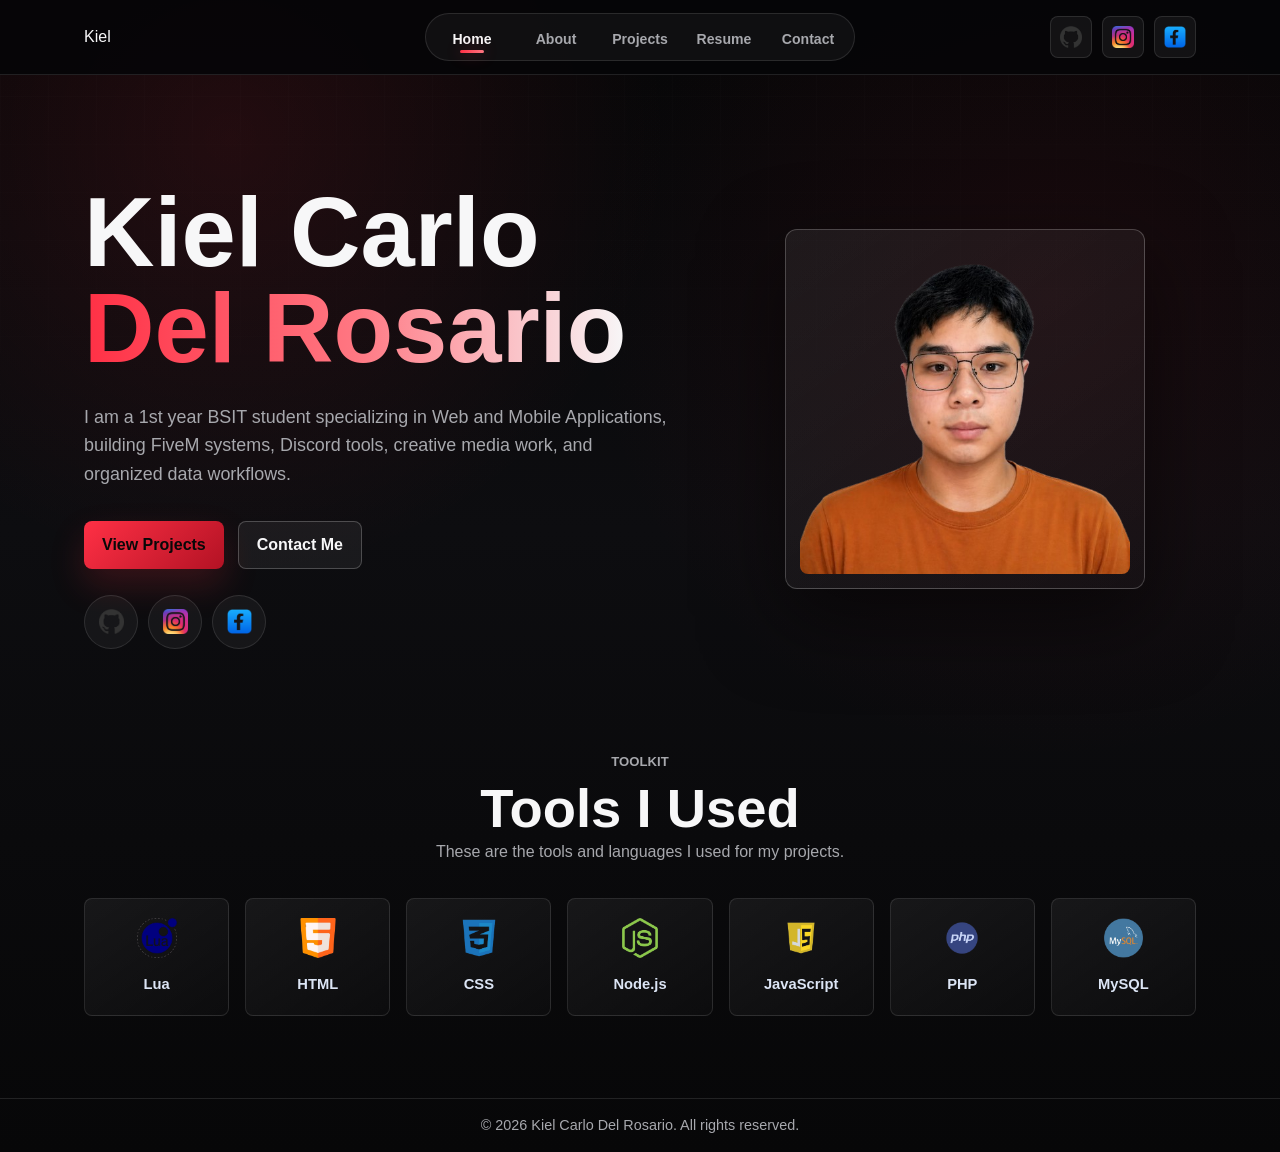
<file: index.html>
<!DOCTYPE html>
<html lang="en">
<head>
    <meta charset="UTF-8">
    <meta name="viewport" content="width=device-width, initial-scale=1.0">
    <meta name="description" content="Portfolio of Kiel Carlo Del Rosario.">
    <title> Home | Kiel Carlo Del Rosario</title>
    <link rel="icon" type="image/png" href="images/icons/favicon.png">
    <link rel="stylesheet" href="style.css">
    <script>
        (function () {
            var shouldSkipLoader = false;

            try {
                shouldSkipLoader = sessionStorage.getItem('portfolioSkipLoader') === '1';
                sessionStorage.removeItem('portfolioSkipLoader');
            } catch (error) {
            }

            try {
                if (!shouldSkipLoader && document.referrer) {
                    var previousPage = new URL(document.referrer);
                    shouldSkipLoader = previousPage.origin === window.location.origin;
                }
            } catch (error) {
            }

            if (!shouldSkipLoader) {
                document.documentElement.classList.add('show-loader');
            }
        }());
    </script>
    <script src="script.js" defer></script>
</head>
<body>
    <header class="site-header">
        <nav class="nav">
           <a class="logo" href="index.html">Kiel</a>
            <!-- <a class="logo" href="/">Kiel</a> -->


            <input class="nav-toggle" type="checkbox" id="nav-toggle">
            <label class="nav-button" for="nav-toggle" aria-label="Open navigation">
                <span></span>
                <span></span>
                <span></span>
            </label>

            <!-- <ul class="nav-links">
                <li><a href="/" aria-current="page">Home</a></li>
                <li><a href="/about">About</a></li>
                <li><a href="/projects">Projects</a></li>
                <li><a href="/resume">Resume</a></li>
                <li><a href="/contact">Contact</a></li>
            </ul> -->

            <ul class="nav-links">
                <li><a href="index.html" aria-current="page">Home</a></li>
                <li><a href="about.html">About</a></li>
                <li><a href="projects.html">Projects</a></li>
                <li><a href="resume.html">Resume</a></li>
                <li><a href="contact.html">Contact</a></li>
            </ul>

            <div class="nav-socials" aria-label="Social links">
                <a href="https://github.com/Kiieel" target="_blank" rel="noopener" aria-label="GitHub">
                    <img src="images/icons/github-icon.png" alt="">
                </a>
                <a href="https://www.instagram.com/kiel_carlo/" target="_blank" rel="noopener" aria-label="Instagram">
                    <img src="images/icons/ig-icon.png" alt="">
                </a>
                <a href="https://www.facebook.com/KielCarlo8" target="_blank" rel="noopener" aria-label="Facebook">
                    <img src="images/icons/facebook-icon.png" alt="">
                </a>
            </div>
        </nav>
    </header>

    <main>
        <section class="hero" id="home">
            <div class="hero-copy">
                <h1>Kiel Carlo <span>Del Rosario</span></h1>
                <p class="hero-text">
                    I am a 1st year BSIT student specializing in Web and Mobile Applications,
                    building FiveM systems, Discord tools, creative media work, and organized data workflows.
                </p>

                <div class="hero-actions">
                    <a class="primary-button" href="projects.html">View Projects</a>
                    <a class="secondary-button" href="contact.html">Contact Me</a>
                    <!-- <a class="primary-button" href="/projects">View Projects</a>
                    <a class="secondary-button" href="/contact">Contact Me</a> -->
                </div>

                <div class="social-row" aria-label="Social media profiles">
                    <a href="https://github.com/Kiieel" target="_blank" rel="noopener" aria-label="GitHub"><img src="images/icons/github-icon.png" alt=""></a>
                    <a href="https://www.instagram.com/kiel_carlo/" target="_blank" rel="noopener" aria-label="Instagram"><img src="images/icons/ig-icon.png" alt=""></a>
                    <a href="https://www.facebook.com/KielCarlo8" target="_blank" rel="noopener" aria-label="Facebook"><img src="images/icons/facebook-icon.png" alt=""></a>
                </div>
</div>

            <aside class="photo-panel" aria-label="Profile photo">
                <div class="photo-frame">
                    <img src="images/formal-photo.png">
                </div>
            </aside>
        </section>

        <section class="section toolkit-section" id="skills">
            <div class="section-heading centered">
                <p class="eyebrow">Toolkit</p>
                <h2>Tools I Used</h2>
                <p>These are the tools and languages I used for my projects.</p>
            </div>

            <div class="stack-grid">
                <span><img src="images/icons/lua-icon.png" alt="Lua logo">Lua</span>
                <span><img src="images/icons/html-icon.png" alt="HTML logo">HTML</span>
                <span><img src="images/icons/css-icon.png" alt="CSS logo">CSS</span>
                <span><img src="images/icons/node-icon.png" alt="Node.js logo">Node.js</span>
                <span><img src="images/icons/java-icon.png" alt="JavaScript logo">JavaScript</span>
                <span><img src="images/icons/php-icon.png" alt="PHP logo">PHP</span>
                <span><img src="images/icons/mysql-icon.png" alt="MySQL logo">MySQL</span>
            </div>
        </section>
    </main>


    <footer class="footer">
        <p>© 2026 Kiel Carlo Del Rosario. All rights reserved.</p>
    </footer>
</body>
</html>
</file>
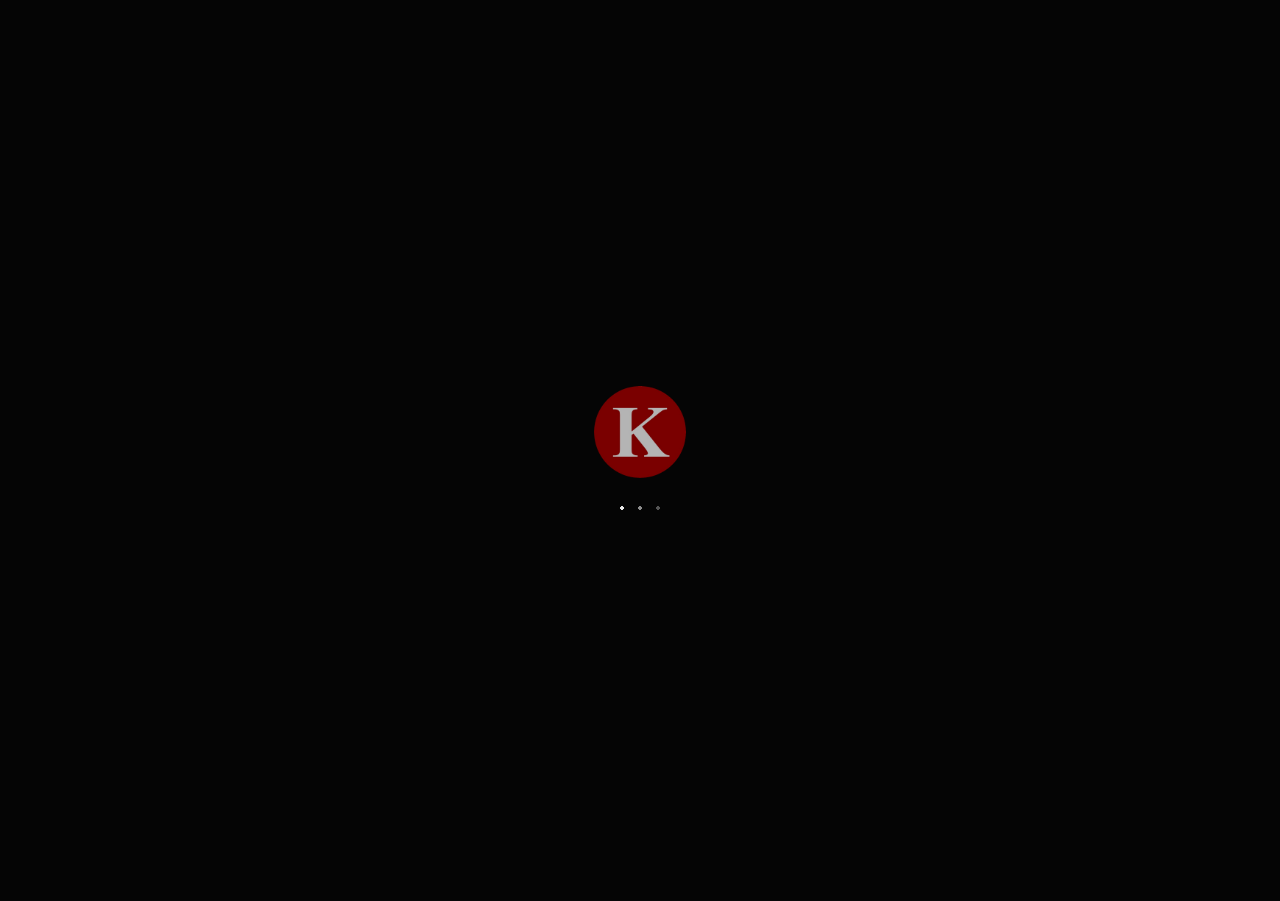
<file: about.html>
<!DOCTYPE html>
<html lang="en">
<head>
    <meta charset="UTF-8">
    <meta name="viewport" content="width=device-width, initial-scale=1.0">
    <meta name="description" content="Learn about Kiel Carlo Del Rosario.">
    <title>About | Kiel Carlo Del Rosario</title>
    <link rel="icon" type="image/png" href="images/icons/favicon.png">
    <link rel="stylesheet" href="style.css">

    <script src="script.js" defer></script>
    <script>
        (function () {
            var shouldSkipLoader = false;

            try {
                shouldSkipLoader = sessionStorage.getItem('portfolioSkipLoader') === '1';
                sessionStorage.removeItem('portfolioSkipLoader');
            } catch (error) {
            }

            try {
                if (!shouldSkipLoader && document.referrer) {
                    var previousPage = new URL(document.referrer);
                    shouldSkipLoader = previousPage.origin === window.location.origin;
                }
            } catch (error) {
            }

            if (!shouldSkipLoader) {
                document.documentElement.classList.add('show-loader');
            }
        }());
    </script>
</head>
<body>
    <header class="site-header">
        <nav class="nav">
           <a class="logo" href="index.html">Kiel</a>
            <!-- <a class="logo" href="/">Kiel</a> -->

            <input class="nav-toggle" type="checkbox" id="nav-toggle">
            <label class="nav-button" for="nav-toggle" aria-label="Open navigation">
                <span></span>
                <span></span>
                <span></span>
            </label>

            <!-- <ul class="nav-links">
                <li><a href="/">Home</a></li>
                <li><a href="/about" aria-current="page">About</a></li>
                <li><a href="/projects">Projects</a></li>
                <li><a href="/resume">Resume</a></li>
                <li><a href="/contact">Contact</a></li>
            </ul> -->

            <ul class="nav-links">
                <li><a href="index.html">Home</a></li>
                <li><a href="about.html" aria-current="page">About</a></li>
                <li><a href="projects.html">Projects</a></li>
                <li><a href="resume.html">Resume</a></li>
                <li><a href="contact.html">Contact</a></li>
            </ul>

            <div class="nav-socials" aria-label="Social links">
                <a href="https://github.com/Kiieel" target="_blank" rel="noopener" aria-label="GitHub">
                    <img src="images/icons/github-icon.png" alt="">
                </a>
                <a href="https://www.instagram.com/kiel_carlo/" target="_blank" rel="noopener" aria-label="Instagram">
                    <img src="images/icons/ig-icon.png" alt="">
                </a>
                <a href="https://www.facebook.com/KielCarlo8" target="_blank" rel="noopener" aria-label="Facebook">
                    <img src="images/icons/facebook-icon.png" alt="">
                </a>
            </div>
        </nav>
    </header>

    <main class="page-main">
        <section class="page-hero section">
            <p class="eyebrow">About Me</p>
            <h1>A student developer and creative operator learning through practical work.</h1>
            <p>I work with FiveM systems, Discord communities, web concepts, photography, drone operation, and organized data tasks.</p>
        </section>

        <section class="section about">
            <div class="about-layout">
                <article class="about-card large-card">
                    <h3>Background</h3>
                    <p>
                        I am Kiel Carlo Del Rosario, a 1st year Bachelor of Science in Information Technology student at FEU Tech. I graduated from the STEM strand and continue to build my skills through academic work, community projects, and hands-on digital systems.
                    </p>
                </article>
                <article class="about-card">
                    <h3>Experience</h3>
                    <p>FiveM server administration, Discord moderation, data encoding, photography, drone operation, and practical web/mobile app concepts.</p>
                </article>
                <article class="about-card">
                    <h3>Strengths</h3>
                    <p>Responsible, easy-going, problem-solving focused, technically curious, and comfortable working with teams and communities.</p>
                </article>
            </div>
        </section>
    </main>


    <footer class="footer">
        <p>© 2026 Kiel Carlo Del Rosario. All rights reserved.</p>
    </footer>
</body>
</html>
</file>
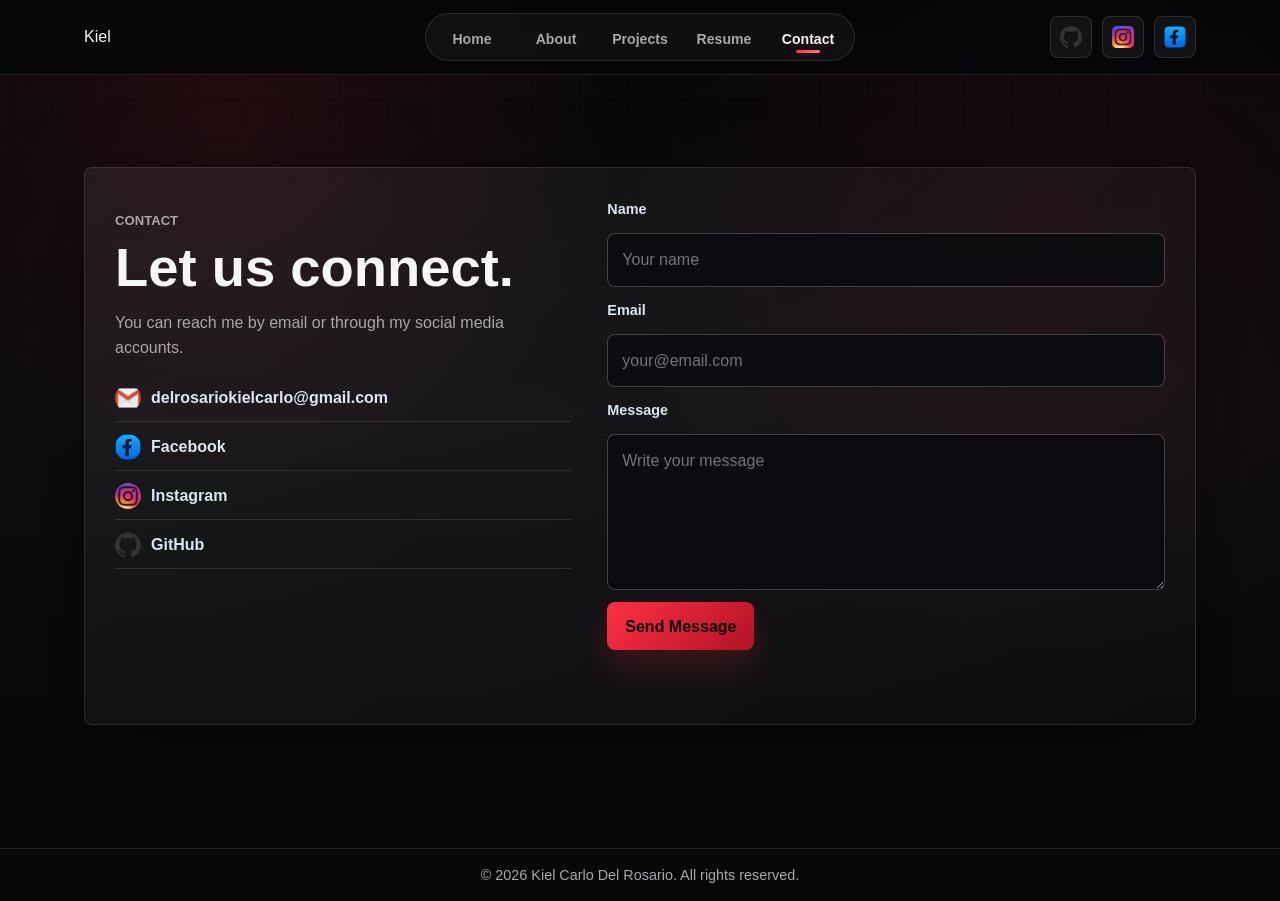
<file: contact.html>
<!DOCTYPE html>
<html lang="en">
<head>
    <meta charset="UTF-8">
    <meta name="viewport" content="width=device-width, initial-scale=1.0">
    <meta name="description" content="Contact Kiel Carlo Del Rosario by email, Facebook, Instagram, or GitHub.">
    <title>Contact | Kiel Carlo Del Rosario</title>
    <link rel="icon" type="image/png" href="images/icons/favicon.png">
    <link rel="stylesheet" href="style.css">

    <script src="script.js" defer></script>
    <script>
        (function () {
            var shouldSkipLoader = false;

            try {
                shouldSkipLoader = sessionStorage.getItem('portfolioSkipLoader') === '1';
                sessionStorage.removeItem('portfolioSkipLoader');
            } catch (error) {
            }

            try {
                if (!shouldSkipLoader && document.referrer) {
                    var previousPage = new URL(document.referrer);
                    shouldSkipLoader = previousPage.origin === window.location.origin;
                }
            } catch (error) {
            }

            if (!shouldSkipLoader) {
                document.documentElement.classList.add('show-loader');
            }
        }());
    </script>
</head>
<body>
    <header class="site-header">
        <nav class="nav">
            <a class="logo" href="index.html">Kiel</a>
            <!-- <a class="logo" href="/">Kiel</a> -->

            <input class="nav-toggle" type="checkbox" id="nav-toggle">
            <label class="nav-button" for="nav-toggle" aria-label="Open navigation">
                <span></span>
                <span></span>
                <span></span>
            </label>

            <!-- <ul class="nav-links">
                <li><a href="/">Home</a></li>
                <li><a href="/about">About</a></li>
                <li><a href="/projects">Projects</a></li>
                <li><a href="/resume">Resume</a></li>
                <li><a href="/contact" aria-current="page">Contact</a></li>
            </ul> -->

            <ul class="nav-links">
                <li><a href="index.html">Home</a></li>
                <li><a href="about.html">About</a></li>
                <li><a href="projects.html">Projects</a></li>
                <li><a href="resume.html">Resume</a></li>
                <li><a href="contact.html" aria-current="page">Contact</a></li>
            </ul>

            <div class="nav-socials" aria-label="Social links">
                <a href="https://github.com/Kiieel" target="_blank" rel="noopener" aria-label="GitHub">
                    <img src="images/icons/github-icon.png" alt="">
                </a>
                <a href="https://www.instagram.com/kiel_carlo/" target="_blank" rel="noopener" aria-label="Instagram">
                    <img src="images/icons/ig-icon.png" alt="">
                </a>
                <a href="https://www.facebook.com/KielCarlo8" target="_blank" rel="noopener" aria-label="Facebook">
                    <img src="images/icons/facebook-icon.png" alt="">
                </a>
            </div>
        </nav>
    </header>

    <main class="page-main">
        <section class="section contact contact-page">
            <div class="contact-card">
                <div>
                    <p class="eyebrow">Contact</p>
                    <h1>Let us connect.</h1>
                    <p>You can reach me by email or through my social media accounts.</p>
                    <div class="contact-links">
                        <a href="mailto:delrosariokielcarlo@gmail.com">
                            <img src="images/icons/gmail-icon.png" alt="Gmail icon">
                            delrosariokielcarlo@gmail.com
                        </a>
                        <a href="https://www.facebook.com/KielCarlo8" target="_blank" rel="noopener">
                            <img src="images/icons/facebook-icon.png" alt="">
                            Facebook
                        </a>
                        <a href="https://www.instagram.com/kiel_carlo/" target="_blank" rel="noopener">
                            <img src="images/icons/ig-icon.png" alt="">
                            Instagram
                        </a>
                        <a href="https://github.com/Kiieel" target="_blank" rel="noopener">
                            <img src="images/icons/github-icon.png" alt="">
                            GitHub
                        </a>
                    </div>
                </div>

                <form id="contact-form" class="contact-form" action="https://api.web3forms.com/submit" method="POST">
                    <input type="hidden" name="access_key" value="34cc6edd-2e76-444b-b0a5-cb0fca90d91c">
                    <input type="hidden" name="subject" value="New portfolio message from Kiel Portfolio">
                    <input type="checkbox" name="botcheck" class="hidden-field" tabindex="-1" autocomplete="off">

                    <label for="name">Name</label>
                    <input id="name" name="name" type="text" placeholder="Your name" required>

                    <label for="email">Email</label>
                    <input id="email" name="email" type="email" placeholder="your@email.com" required>

                    <label for="message">Message</label>
                    <textarea id="message" name="message" rows="5" placeholder="Write your message" required></textarea>

                    <button type="submit">Send Message</button>
                    <p class="form-status" id="form-status" role="status"></p>
                </form>
            </div>
        </section>
    </main>


    <footer class="footer">
        <p>© 2026 Kiel Carlo Del Rosario. All rights reserved.</p>
    </footer>
</body>
</html>
</file>
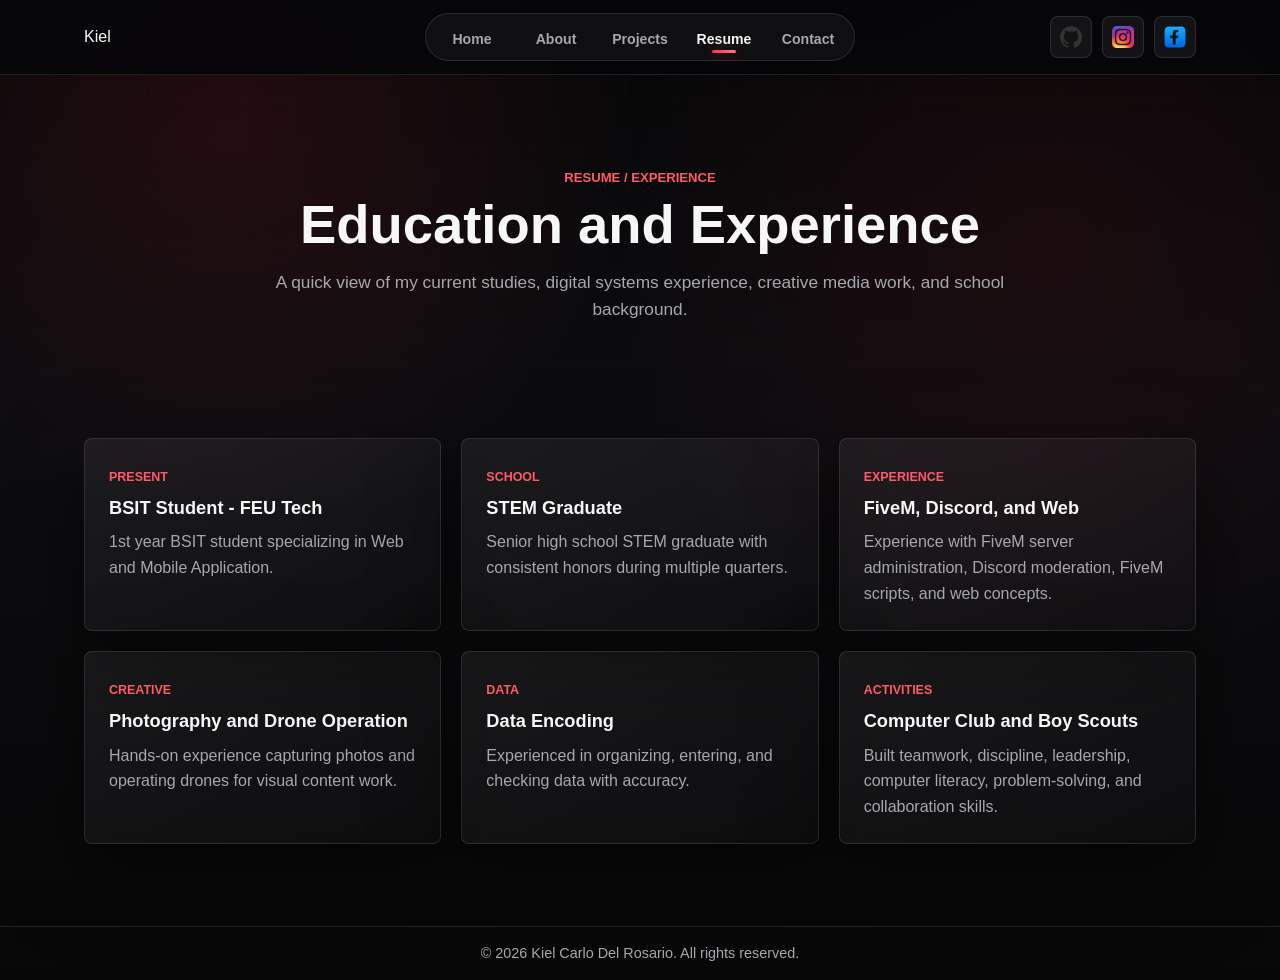
<file: resume.html>
<!DOCTYPE html>
<html lang="en">
<head>
    <meta charset="UTF-8">
    <meta name="viewport" content="width=device-width, initial-scale=1.0">
    <meta name="description" content="Kiel Carlo Del Rosario Resume.">
    <title>Resume | Kiel Carlo Del Rosario</title>
    <link rel="icon" type="image/png" href="images/icons/favicon.png">
    <link rel="stylesheet" href="style.css">

    <script src="script.js" defer></script>
    <script>
        (function () {
            var shouldSkipLoader = false;

            try {
                shouldSkipLoader = sessionStorage.getItem('portfolioSkipLoader') === '1';
                sessionStorage.removeItem('portfolioSkipLoader');
            } catch (error) {
            }

            try {
                if (!shouldSkipLoader && document.referrer) {
                    var previousPage = new URL(document.referrer);
                    shouldSkipLoader = previousPage.origin === window.location.origin;
                }
            } catch (error) {
            }

            if (!shouldSkipLoader) {
                document.documentElement.classList.add('show-loader');
            }
        }());
    </script>
</head>
<body>
    <header class="site-header">
        <nav class="nav">
           <a class="logo" href="index.html">Kiel</a>
            <!-- <a class="logo" href="/">Kiel</a> -->

            <input class="nav-toggle" type="checkbox" id="nav-toggle">
            <label class="nav-button" for="nav-toggle" aria-label="Open navigation">
                <span></span>
                <span></span>
                <span></span>
            </label>

            <!-- <ul class="nav-links">
                <li><a href="/">Home</a></li>
                <li><a href="/about">About</a></li>
                <li><a href="/projects">Projects</a></li>
                <li><a href="/resume" aria-current="page">Resume</a></li>
                <li><a href="/contact">Contact</a></li>
            </ul> -->

            <ul class="nav-links">
                <li><a href="index.html">Home</a></li>
                <li><a href="about.html">About</a></li>
                <li><a href="projects.html">Projects</a></li>
                <li><a href="resume.html" aria-current="page">Resume</a></li>
                <li><a href="contact.html">Contact</a></li>
            </ul>
            
            <div class="nav-socials" aria-label="Social links">
                <a href="https://github.com/Kiieel" target="_blank" rel="noopener" aria-label="GitHub">
                    <img src="images/icons/github-icon.png" alt="">
                </a>
                <a href="https://www.instagram.com/kiel_carlo/" target="_blank" rel="noopener" aria-label="Instagram">
                    <img src="images/icons/ig-icon.png" alt="">
                </a>
                <a href="https://www.facebook.com/KielCarlo8" target="_blank" rel="noopener" aria-label="Facebook">
                    <img src="images/icons/facebook-icon.png" alt="">
                </a>
            </div>
        </nav>
    </header>

    <main class="page-main">
        <section class="page-hero section centered">
            <p class="eyebrow">Resume / Experience</p>
            <h1>Education and Experience</h1>
            <p>A quick view of my current studies, digital systems experience, creative media work, and school background.</p>
        </section>

        <section class="section resume">
            <div class="timeline expanded-timeline">
                <article>
                    <span>Present</span>
                    <h3>BSIT Student - FEU Tech</h3>
                    <p>1st year BSIT student specializing in Web and Mobile Application.</p>
                </article>
                <article>
                    <span>School</span>
                    <h3>STEM Graduate</h3>
                    <p>Senior high school STEM graduate with consistent honors during multiple quarters.</p>
                </article>
                <article>
                    <span>Experience</span>
                    <h3>FiveM, Discord, and Web</h3>
                    <p>Experience with FiveM server administration, Discord moderation, FiveM scripts, and web concepts.</p>
                </article>
                <article>
                    <span>Creative</span>
                    <h3>Photography and Drone Operation</h3>
                    <p>Hands-on experience capturing photos and operating drones for visual content work.</p>
                </article>
                <article>
                    <span>Data</span>
                    <h3>Data Encoding</h3>
                    <p>Experienced in organizing, entering, and checking data with accuracy.</p>
                </article>
                <article>
                    <span>Activities</span>
                    <h3>Computer Club and Boy Scouts</h3>
                    <p>Built teamwork, discipline, leadership, computer literacy, problem-solving, and collaboration skills.</p>
                </article>
            </div>
        </section>
    </main>


    <footer class="footer">
        <p>© 2026 Kiel Carlo Del Rosario. All rights reserved.</p>
    </footer>
</body>
</html>
</file>
<file: style.css>
* {
    box-sizing: border-box;
    margin: 0;
    padding: 0;
}

:root {
    --bg: #080a0f;
    --panel: #10151d;
    --panel-2: #151b25;
    --panel-3: #0c1118;
    --line: rgba(255, 255, 255, 0.1);
    --line-strong: rgba(255, 255, 255, 0.2);
    --text: #f6f8ff;
    --muted: #a3adbf;
    --soft: #cbd5e6;
    --blue: #4ca3ff;
    --cyan: #20d9ff;
    --green: #2ee59d;
    --pink: #ff5c8a;
    --amber: #ffca63;
    --shadow: 0 28px 80px rgba(0, 0, 0, 0.42);
    --radius: 8px;
}

html {
    scroll-behavior: smooth;
    scroll-padding-top: 88px;
}

body {
    background:
        linear-gradient(135deg, rgba(32, 217, 255, 0.08), transparent 32%),
        linear-gradient(225deg, rgba(255, 92, 138, 0.055), transparent 30%),
        linear-gradient(180deg, #080a0f 0%, #0a1018 45%, #080a0f 100%);
    color: var(--text);
    font-family: Arial, Helvetica, sans-serif;
    line-height: 1.6;
    min-height: 100vh;
}

body::before {
    background-image:
        linear-gradient(rgba(255, 255, 255, 0.025) 1px, transparent 1px),
        linear-gradient(90deg, rgba(255, 255, 255, 0.025) 1px, transparent 1px);
    background-size: 48px 48px;
    content: "";
    inset: 0;
    mask-image: linear-gradient(to bottom, rgba(0, 0, 0, 0.62), transparent 76%);
    pointer-events: none;
    position: fixed;
}

main,
.footer {
    position: relative;
    z-index: 1;
}

img,
video {
    display: block;
    max-width: 100%;
}

a {
    color: inherit;
    text-decoration: none;
}

button,
input,
textarea {
    font: inherit;
}

.site-header {
    backdrop-filter: blur(18px);
    background: rgba(8, 10, 15, 0.88);
    border-bottom: 1px solid var(--line);
    position: sticky;
    top: 0;
    z-index: 20;
}

.nav {
    align-items: center;
    display: grid;
    gap: 18px;
    grid-template-columns: 1fr auto 1fr;
    margin: 0 auto;
    max-width: 1160px;
    min-height: 74px;
    padding: 0 24px;
}

.logo {
    align-items: center;
    display: inline-flex;
    gap: 10px;
    width: fit-content;
}

.logo span {
    align-items: center;
    background: linear-gradient(135deg, var(--cyan), var(--pink));
    border-radius: 8px;
    color: #061018;
    display: inline-flex;
    font-size: 0.82rem;
    font-weight: 900;
    height: 38px;
    justify-content: center;
    width: 46px;
}

.logo strong {
    font-size: 1rem;
}

.nav-links {
    align-items: center;
    background: rgba(255, 255, 255, 0.045);
    border: 1px solid var(--line);
    border-radius: 999px;
    display: flex;
    gap: 4px;
    justify-content: center;
    list-style: none;
    padding: 6px;
}

.nav-links a {
    border-radius: 999px;
    color: var(--muted);
    display: inline-flex;
    font-size: 0.88rem;
    font-weight: 800;
    padding: 8px 12px;
    transition: background 0.2s ease, color 0.2s ease;
}

.nav-links a:hover,
.nav-links a:focus {
    background: rgba(76, 163, 255, 0.14);
    color: var(--text);
}

.nav-links a[aria-current="page"] {
    background: rgba(32, 217, 255, 0.16);
    color: var(--text);
}

.nav-socials {
    align-items: center;
    display: flex;
    gap: 10px;
    justify-content: flex-end;
}

.nav-socials a,
.social-row a {
    align-items: center;
    border: 1px solid var(--line);
    display: inline-flex;
    justify-content: center;
    transition: border-color 0.2s ease, transform 0.2s ease, background 0.2s ease;
}

.nav-socials a {
    background: rgba(255, 255, 255, 0.055);
    border-radius: 8px;
    height: 42px;
    width: 42px;
}

.nav-socials img {
    height: 22px;
    width: 22px;
}

.nav-socials a:hover,
.social-row a:hover {
    background: rgba(76, 163, 255, 0.12);
    border-color: rgba(76, 163, 255, 0.45);
    transform: translateY(-2px);
}

.nav-toggle,
.nav-button {
    display: none;
}

.hero,
.section {
    margin: 0 auto;
    max-width: 1160px;
    padding-left: 24px;
    padding-right: 24px;
    position: relative;
}

.hero {
    align-items: center;
    display: grid;
    gap: 58px;
    grid-template-columns: minmax(0, 1.05fr) minmax(300px, 0.82fr);
    min-height: 640px;
    padding-bottom: 54px;
    padding-top: 82px;
}

.eyebrow {
    color: var(--cyan);
    font-size: 0.82rem;
    font-weight: 900;
    letter-spacing: 0;
    text-transform: uppercase;
}

.hero h1 {
    font-size: clamp(3.25rem, 8vw, 6.1rem);
    line-height: 0.98;
    margin-top: 16px;
    max-width: 780px;
}

.hero h1 span {
    background: linear-gradient(90deg, var(--blue), var(--cyan), var(--green));
    background-clip: text;
    color: transparent;
    -webkit-background-clip: text;
}

.hero-text,
.section-heading p,
.project-content p,
.about-card p,
.timeline p,
.contact-card p,
.photo-caption p {
    color: var(--muted);
}

.hero-text {
    font-size: 1.12rem;
    margin-top: 26px;
    max-width: 640px;
}

.hero-actions {
    display: flex;
    flex-wrap: wrap;
    gap: 14px;
    margin-top: 32px;
}

.primary-button,
.secondary-button,
button {
    align-items: center;
    border-radius: 8px;
    display: inline-flex;
    font-weight: 900;
    justify-content: center;
    min-height: 48px;
    padding: 0 18px;
    transition: transform 0.2s ease, box-shadow 0.2s ease, background 0.2s ease, border-color 0.2s ease;
}

.primary-button,
button {
    background: linear-gradient(135deg, var(--blue), var(--cyan));
    border: 0;
    box-shadow: 0 16px 35px rgba(32, 217, 255, 0.16);
    color: #061018;
    cursor: pointer;
}

.secondary-button {
    background: rgba(255, 255, 255, 0.055);
    border: 1px solid var(--line-strong);
    color: var(--text);
}

.primary-button:hover,
.secondary-button:hover,
button:hover {
    transform: translateY(-2px);
}

.social-row {
    display: flex;
    flex-wrap: wrap;
    gap: 10px;
    margin-top: 26px;
}

.social-row a {
    background: rgba(255, 255, 255, 0.045);
    border-radius: 999px;
    color: #dce5f5;
    font-size: 0.9rem;
    font-weight: 800;
    gap: 9px;
    min-height: 42px;
    padding: 8px 13px;
}

.social-row img {
    height: 21px;
    width: 21px;
}

.hero-highlights {
    display: grid;
    gap: 12px;
    grid-template-columns: repeat(3, minmax(0, 1fr));
    margin-top: 24px;
    max-width: 640px;
}

.hero-highlights span {
    background: linear-gradient(145deg, rgba(255, 255, 255, 0.06), rgba(255, 255, 255, 0.018));
    border: 1px solid var(--line);
    border-radius: var(--radius);
    display: grid;
    gap: 3px;
    min-height: 74px;
    padding: 14px;
}

.hero-highlights strong {
    color: var(--text);
    font-size: 0.96rem;
    line-height: 1.2;
}

.hero-highlights small {
    color: var(--muted);
    font-size: 0.78rem;
    font-weight: 800;
}

.photo-panel {
    justify-self: center;
    max-width: 360px;
    width: 100%;
}

.photo-frame {
    background: linear-gradient(145deg, rgba(255, 255, 255, 0.065), rgba(255, 255, 255, 0.018));
    border: 1px solid var(--line-strong);
    border-radius: 12px;
    box-shadow: var(--shadow);
    overflow: hidden;
    padding: 14px;
}

.photo-frame img {
    aspect-ratio: 1 / 1;
    border-radius: 8px;
    object-fit: cover;
    width: 100%;
}

.photo-caption {
    margin-top: 16px;
    text-align: center;
}

.photo-caption h2 {
    font-size: 1.35rem;
    line-height: 1.2;
}

.section {
    padding-bottom: 82px;
    padding-top: 82px;
}

.page-main {
    min-height: calc(100vh - 127px);
}

.page-hero {
    padding-bottom: 32px;
    padding-top: 92px;
}

.page-hero p:not(.eyebrow) {
    color: var(--muted);
    font-size: 1.08rem;
    margin-top: 14px;
    max-width: 760px;
}

.page-hero.centered p:not(.eyebrow) {
    margin-left: auto;
    margin-right: auto;
}

.contact-page {
    padding-top: 92px;
}

.section-heading {
    margin-bottom: 34px;
    max-width: 780px;
}

.centered {
    margin-left: auto;
    margin-right: auto;
    text-align: center;
}

.section-heading h2,
.page-hero h1,
.contact-card h1,
.contact-card h2 {
    font-size: clamp(2.2rem, 5vw, 3.4rem);
    line-height: 1.08;
    margin-top: 8px;
}

.toolkit-section {
    padding-top: 36px;
}

.stack-grid {
    display: grid;
    gap: 16px;
    grid-template-columns: repeat(auto-fit, minmax(132px, 1fr));
}

.stack-grid span {
    align-items: center;
    background: linear-gradient(145deg, rgba(255, 255, 255, 0.06), rgba(255, 255, 255, 0.02));
    border: 1px solid var(--line);
    border-radius: var(--radius);
    color: #dce5f5;
    display: grid;
    font-size: 0.92rem;
    font-weight: 900;
    gap: 10px;
    justify-items: center;
    min-height: 118px;
    padding: 16px 10px;
    text-align: center;
    transition: border-color 0.2s ease, transform 0.2s ease, background 0.2s ease;
}

.stack-grid span:hover {
    background: rgba(76, 163, 255, 0.1);
    border-color: rgba(76, 163, 255, 0.48);
    transform: translateY(-3px);
}

.stack-grid img {
    height: 40px;
    width: 40px;
}

.projects {
    overflow: hidden;
}

.project-topline {
    align-items: center;
    display: flex;
    gap: 16px;
    justify-content: space-between;
    margin-bottom: 20px;
}

.project-tabs {
    display: flex;
    flex: 1 1 auto;
    gap: 12px;
    min-width: 0;
    overflow-x: auto;
    padding-bottom: 8px;
    scroll-padding-left: 2px;
    scroll-snap-type: x proximity;
    scrollbar-color: rgba(32, 217, 255, 0.45) rgba(255, 255, 255, 0.06);
}

.project-tabs::-webkit-scrollbar,
.project-showcase::-webkit-scrollbar,
.script-list::-webkit-scrollbar {
    height: 10px;
}

.project-tabs::-webkit-scrollbar-track,
.project-showcase::-webkit-scrollbar-track,
.script-list::-webkit-scrollbar-track {
    background: rgba(255, 255, 255, 0.055);
    border-radius: 999px;
}

.project-tabs::-webkit-scrollbar-thumb,
.project-showcase::-webkit-scrollbar-thumb,
.script-list::-webkit-scrollbar-thumb {
    background: rgba(32, 217, 255, 0.42);
    border-radius: 999px;
}

.category-tab {
    background: rgba(255, 255, 255, 0.045);
    border: 1px solid var(--line);
    box-shadow: none;
    color: var(--soft);
    flex: 0 0 auto;
    font-size: 0.9rem;
    min-height: 50px;
    padding: 0 22px;
    scroll-snap-align: start;
    white-space: nowrap;
}

.category-tab:hover,
.category-tab:focus-visible {
    background: rgba(76, 163, 255, 0.12);
    border-color: rgba(76, 163, 255, 0.42);
    color: var(--text);
}

.category-tab.is-active {
    background: linear-gradient(135deg, rgba(255, 255, 255, 0.16), rgba(255, 255, 255, 0.075));
    border-color: rgba(255, 255, 255, 0.36);
    color: var(--text);
}

.showcase-actions {
    display: flex;
    flex: 0 0 auto;
    gap: 8px;
}

.scroll-button {
    background: rgba(255, 255, 255, 0.055);
    border: 1px solid var(--line);
    box-shadow: none;
    color: var(--text);
    height: 44px;
    min-height: 44px;
    padding: 0;
    width: 44px;
}

.scroll-button:hover,
.scroll-button:focus-visible {
    background: rgba(32, 217, 255, 0.12);
    border-color: rgba(32, 217, 255, 0.4);
}

.project-showcase {
    display: flex;
    gap: 20px;
    margin-top: 12px;
    overflow-x: auto;
    padding: 4px 2px 18px;
    scroll-padding-left: 2px;
    scroll-snap-type: x mandatory;
    scrollbar-color: rgba(32, 217, 255, 0.45) rgba(255, 255, 255, 0.06);
}

.project-card,
.about-card,
.timeline article,
.contact-card {
    background: linear-gradient(145deg, rgba(255, 255, 255, 0.06), rgba(255, 255, 255, 0.02));
    border: 1px solid var(--line);
    border-radius: var(--radius);
    box-shadow: var(--shadow);
}

.project-card {
    flex: 0 0 clamp(310px, 35vw, 430px);
    min-width: 0;
    overflow: hidden;
    scroll-snap-align: start;
    transition: border-color 0.2s ease, transform 0.2s ease, background 0.2s ease;
}

.project-card[hidden] {
    display: none;
}

.playable-card {
    cursor: pointer;
}

.playable-card .project-video {
    pointer-events: none;
}

.project-card:hover,
.project-card:focus-within {
    background: linear-gradient(145deg, rgba(76, 163, 255, 0.12), rgba(255, 255, 255, 0.025));
    border-color: rgba(32, 217, 255, 0.42);
    transform: translateY(-5px);
}

.project-media {
    aspect-ratio: 16 / 10;
    background: #070a0f;
    border-bottom: 1px solid var(--line);
    overflow: hidden;
    position: relative;
}

.project-media::after {
    background: linear-gradient(180deg, transparent 52%, rgba(0, 0, 0, 0.45));
    content: "";
    inset: 0;
    pointer-events: none;
    position: absolute;
}

.project-media video {
    height: 100%;
    object-fit: cover;
    width: 100%;
}

.project-thumbnail {
    height: 100%;
    inset: 0;
    object-fit: cover;
    opacity: 1;
    pointer-events: none;
    position: absolute;
    transition: opacity 180ms ease;
    width: 100%;
    z-index: 1;
}

.project-video.is-previewing + .project-thumbnail {
    opacity: 0;
}
.project-video.is-previewing {
    position: relative;
    z-index: 2;
}

.media-badge {
    background: rgba(8, 10, 15, 0.72);
    border: 1px solid rgba(255, 255, 255, 0.16);
    border-radius: 999px;
    color: var(--text);
    font-size: 0.76rem;
    font-weight: 900;
    left: 14px;
    padding: 5px 9px;
    position: absolute;
    top: 14px;
    z-index: 1;
}

.play-icon {
    align-items: center;
    background: rgba(8, 10, 15, 0.78);
    border: 1px solid rgba(255, 255, 255, 0.26);
    border-radius: 50%;
    bottom: 14px;
    display: inline-flex;
    height: 46px;
    justify-content: center;
    position: absolute;
    right: 14px;
    transform: scale(0.94);
    transition: background 0.2s ease, border-color 0.2s ease, transform 0.2s ease;
    width: 46px;
    z-index: 1;
}

.play-icon span {
    border-bottom: 9px solid transparent;
    border-left: 14px solid var(--text);
    border-top: 9px solid transparent;
    display: block;
    margin-left: 3px;
}

.playable-card:hover .play-icon,
.playable-card:focus-within .play-icon {
    background: rgba(32, 217, 255, 0.22);
    border-color: rgba(32, 217, 255, 0.55);
    transform: scale(1);
}

.video-modal[hidden] {
    display: none;
}

.video-modal {
    align-items: center;
    display: flex;
    inset: 0;
    justify-content: center;
    padding: 24px;
    position: fixed;
    z-index: 50;
}

.video-modal-backdrop {
    background: rgba(0, 0, 0, 0.74);
    inset: 0;
    position: absolute;
}

.video-dialog {
    background: linear-gradient(145deg, rgba(17, 22, 32, 0.98), rgba(8, 10, 15, 0.98));
    border: 1px solid var(--line-strong);
    border-radius: var(--radius);
    box-shadow: 0 34px 110px rgba(0, 0, 0, 0.62);
    max-width: 1040px;
    overflow: hidden;
    position: relative;
    width: min(100%, 1040px);
    z-index: 1;
}

.video-dialog-header {
    align-items: center;
    border-bottom: 1px solid var(--line);
    display: flex;
    gap: 16px;
    justify-content: space-between;
    padding: 16px 18px;
}

.video-dialog-header h2 {
    font-size: 1.05rem;
    line-height: 1.2;
}

.modal-close {
    background: rgba(255, 255, 255, 0.055);
    border: 1px solid var(--line);
    box-shadow: none;
    color: var(--text);
    height: 40px;
    min-height: 40px;
    padding: 0;
    width: 40px;
}

.modal-video {
    aspect-ratio: 16 / 9;
    background: #05070a;
    max-height: 74vh;
    object-fit: contain;
    width: 100%;
}

body.modal-open {
    overflow: hidden;
}

.project-content {
    display: grid;
    min-height: 244px;
    padding: 20px;
}

.project-meta {
    align-items: flex-start;
    display: flex;
    gap: 12px;
    justify-content: space-between;
}

.project-meta span,
.timeline span {
    color: var(--cyan);
    display: inline-flex;
    font-size: 0.78rem;
    font-weight: 900;
    text-transform: uppercase;
}

.project-meta small {
    color: var(--soft);
    font-size: 0.76rem;
    font-weight: 800;
    line-height: 1.25;
    text-align: right;
}

.project-content h3,
.about-card h3,
.timeline h3 {
    font-size: 1.14rem;
    line-height: 1.25;
    margin-top: 8px;
}

.project-content p,
.about-card p,
.timeline p {
    margin-top: 10px;
}

.project-tags {
    align-self: end;
    display: flex;
    flex-wrap: wrap;
    gap: 8px;
    margin-top: 18px;
}

.project-tags span,
.script-list span {
    background: rgba(32, 217, 255, 0.08);
    border: 1px solid rgba(32, 217, 255, 0.22);
    border-radius: 999px;
    color: #dce5f5;
    font-size: 0.82rem;
    font-weight: 800;
    padding: 6px 10px;
}

.script-list {
    display: flex;
    gap: 10px;
    margin-top: 18px;
    overflow-x: auto;
    padding-bottom: 8px;
    scrollbar-color: rgba(32, 217, 255, 0.45) rgba(255, 255, 255, 0.06);
}

.script-list span {
    flex: 0 0 auto;
    font-size: 0.9rem;
    padding: 8px 12px;
}

.about {
    border-top: 1px solid var(--line);
}

.about-layout {
    display: grid;
    gap: 20px;
    grid-template-columns: 1.3fr 0.85fr 0.85fr;
}

.about-card,
.timeline article {
    padding: 24px;
}

.timeline {
    display: grid;
    gap: 20px;
    grid-template-columns: repeat(3, minmax(0, 1fr));
}

.contact-card {
    display: grid;
    gap: 36px;
    grid-template-columns: minmax(0, 0.9fr) minmax(320px, 1.1fr);
    padding: 30px;
}

.contact-card > * {
    min-width: 0;
}

.contact-card p {
    margin-top: 12px;
}

.contact-links {
    display: grid;
    gap: 12px;
    margin-top: 24px;
}

.contact-links a {
    align-items: center;
    border-bottom: 1px solid var(--line);
    color: #dce5f5;
    display: flex;
    font-weight: 900;
    gap: 10px;
    overflow-wrap: anywhere;
    padding-bottom: 10px;
}

.contact-links a:hover {
    color: var(--cyan);
}

.contact-links img,
.contact-icon {
    flex: 0 0 auto;
    height: 26px;
    width: 26px;
}

.contact-icon {
    align-items: center;
    background: linear-gradient(135deg, var(--blue), var(--cyan));
    border-radius: 50%;
    color: #061018;
    display: inline-flex;
    font-size: 0.9rem;
    font-weight: 900;
    justify-content: center;
}

.contact-form {
    display: grid;
    gap: 12px;
    min-width: 0;
    width: 100%;
}

label {
    color: #dce5f5;
    font-size: 0.9rem;
    font-weight: 900;
}

input,
textarea {
    background: rgba(8, 10, 15, 0.72);
    border: 1px solid var(--line-strong);
    border-radius: 8px;
    color: var(--text);
    padding: 13px 14px;
    width: 100%;
}

textarea {
    min-height: 150px;
    resize: vertical;
}

input:focus,
textarea:focus,
.category-tab:focus-visible,
.scroll-button:focus-visible,
.primary-button:focus-visible,
.secondary-button:focus-visible,
.social-row a:focus-visible,
.nav-links a:focus-visible,
.nav-socials a:focus-visible,
.modal-close:focus-visible,
.playable-card:focus-visible {
    box-shadow: 0 0 0 4px rgba(32, 217, 255, 0.14);
    outline: none;
}

input:focus,
textarea:focus {
    border-color: rgba(32, 217, 255, 0.72);
}

button[type="submit"] {
    width: fit-content;
}

.form-status {
    color: var(--muted);
    font-size: 0.9rem;
    min-height: 1.4em;
}

.footer {
    border-top: 1px solid var(--line);
    color: var(--muted);
    padding: 26px 24px;
    text-align: center;
}

@media (max-width: 980px) {
    .nav {
        grid-template-columns: auto 1fr auto;
    }

    .nav-socials {
        display: none;
    }

    .hero,
    .contact-card {
        grid-template-columns: 1fr;
    }

    .photo-panel {
        justify-self: start;
    }

    .timeline,
    .about-layout {
        grid-template-columns: 1fr 1fr;
    }

    .large-card {
        grid-column: 1 / -1;
    }
}
@media (max-width: 980px) {
    .hero {
        gap: 38px;
        padding-top: 44px;
    }

    .hero-copy {
        order: 2;
    }

    .photo-panel {
        justify-self: center;
        order: 1;
        width: min(100%, 430px);
    }

    .hero h1,
    .hero-text {
        max-width: 100%;
    }
}

@media (max-width: 740px) {
    .nav {
        min-height: 68px;
    }

    .nav-button {
        align-items: center;
        border: 1px solid var(--line);
        border-radius: 8px;
        cursor: pointer;
        display: inline-flex;
        flex-direction: column;
        gap: 5px;
        height: 42px;
        justify-content: center;
        justify-self: end;
        width: 46px;
    }

    .nav-button span {
        background: var(--text);
        border-radius: 999px;
        height: 2px;
        width: 19px;
    }

    .nav-links {
        border-radius: 8px;
        display: none;
        grid-column: 1 / -1;
        padding: 10px;
    }

    .nav-links a {
        justify-content: center;
        width: 100%;
    }

    .nav-toggle:checked ~ .nav-links {
        display: grid;
    }

    .hero,
    .section {
        padding-left: 18px;
        padding-right: 18px;
    }

    .hero {
        gap: 34px;
        min-height: auto;
        padding-top: 62px;
    }

    .hero h1 {
        font-size: 3.05rem;
    }

    .hero-actions {
        align-items: stretch;
        flex-direction: column;
    }

    .primary-button,
    .secondary-button {
        width: 100%;
    }

    .hero-highlights,
    .timeline,
    .about-layout {
        grid-template-columns: 1fr;
    }

    .project-topline {
        align-items: stretch;
        flex-direction: column;
        gap: 10px;
    }

    .project-showcase {
        margin-right: -18px;
        padding-right: 18px;
    }

    .project-card {
        flex-basis: min(86vw, 360px);
    }

    .showcase-actions {
        display: none;
    }

    .contact-card {
        padding: 22px;
    }

    .page-hero,
    .contact-page {
        padding-top: 62px;
    }

    .video-modal {
        padding: 14px;
    }

    .video-dialog-header {
        padding: 12px;
    }
}

@media (max-width: 460px) {
    .social-row a,
    button[type="submit"] {
        width: 100%;
    }

    .category-tab {
        min-height: 46px;
        padding: 0 16px;
    }

    .project-content {
        min-height: 260px;
        padding: 18px;
    }
}
/* Project gallery refinements */
.projects-page {
    padding-top: 26px;
}

.compact-project-topline {
    justify-content: center;
}

.compact-project-topline .project-tabs {
    flex: 0 1 auto;
    justify-content: center;
}

.projects-page .showcase-actions {
    display: none;
}

.project-gallery {
    display: grid;
    gap: 24px;
    grid-template-columns: repeat(2, minmax(0, 1fr));
    margin-top: 28px;
    overflow: visible;
    padding: 0;
    scroll-snap-type: none;
}

.project-gallery .project-card {
    flex: none;
    scroll-snap-align: none;
}

.gallery-card .project-media {
    aspect-ratio: 16 / 9;
    border-bottom: 0;
}

.gallery-card .project-media::after {
    background: linear-gradient(180deg, rgba(0, 0, 0, 0) 42%, rgba(0, 0, 0, 0.72));
}

.gallery-card .project-content {
    min-height: 162px;
    padding: 24px;
}

.gallery-card .project-content h3 {
    font-size: 1.35rem;
    margin-top: 0;
}

.gallery-card .project-content p {
    font-size: 0.98rem;
    max-width: 92%;
}

.empty-media {
    align-items: center;
    display: flex;
    justify-content: center;
}

.empty-media img {
    height: 100%;
    object-fit: cover;
    width: 100%;
}

.soon-panel {
    align-items: center;
    background: linear-gradient(145deg, rgba(255, 255, 255, 0.06), rgba(255, 255, 255, 0.02));
    border: 1px solid var(--line);
    border-radius: var(--radius);
    box-shadow: var(--shadow);
    display: grid;
    grid-column: 1 / -1;
    justify-items: center;
    min-height: 360px;
    padding: 48px 24px;
    text-align: center;
}

.soon-panel h2 {
    font-size: clamp(3rem, 8vw, 6rem);
    line-height: 1;
    margin-top: 8px;
}

.soon-panel p:not(.eyebrow) {
    color: var(--muted);
    margin-top: 12px;
    max-width: 540px;
}

.expanded-timeline {
    grid-template-columns: repeat(3, minmax(0, 1fr));
}

@media (max-width: 860px) {
    .project-gallery,
    .expanded-timeline {
        grid-template-columns: 1fr;
    }

    .gallery-card .project-content p {
        max-width: none;
    }
}
/* Fix category visibility and compact awkward narrow viewports */
.soon-panel[hidden] {
    display: none;
}

.project-gallery > [hidden] {
    display: none;
}

.server-card .project-media {
    background: #070a0f;
}

@media (max-width: 740px) {
    .hero {
        gap: 28px;
        padding-bottom: 42px;
        padding-top: 42px;
    }

    .hero-text {
        font-size: 1rem;
        line-height: 1.55;
        margin-top: 18px;
    }

    .hero-actions {
        gap: 12px;
        margin-top: 24px;
    }

    .social-row {
        display: grid;
        gap: 10px;
        grid-template-columns: repeat(3, minmax(0, 1fr));
    }

    .social-row a {
        font-size: 0.84rem;
        gap: 7px;
        justify-content: center;
        min-width: 0;
        padding: 8px 9px;
        white-space: nowrap;
    }

    .photo-panel {
        justify-self: center;
        max-width: min(100%, 390px);
    }

    .photo-frame {
        padding: 10px;
    }

    .page-hero {
        padding-bottom: 20px;
    }

    .projects-page {
        padding-top: 18px;
    }

    .compact-project-topline .project-tabs {
        justify-content: flex-start;
    }

    .project-gallery {
        gap: 18px;
        margin-top: 18px;
    }

    .gallery-card .project-content {
        min-height: auto;
        padding: 18px;
    }

    .gallery-card .project-content h3 {
        font-size: 1.16rem;
    }

    .gallery-card .project-content p {
        font-size: 0.92rem;
        line-height: 1.55;
    }

    .soon-panel {
        min-height: 280px;
        padding: 34px 20px;
    }
}

@media (max-width: 520px) {
    .nav {
        padding: 0 14px;
    }

    .logo span {
        height: 34px;
        width: 42px;
    }

    .hero,
    .section {
        padding-left: 14px;
        padding-right: 14px;
    }

    .hero h1 {
        font-size: 2.42rem;
    }

    .hero-text {
        font-size: 0.96rem;
    }

    .social-row {
        grid-template-columns: 1fr;
    }

    .social-row a {
        width: 100%;
    }

    .project-showcase {
        margin-right: 0;
        padding-right: 0;
    }

    .project-tabs {
        gap: 10px;
    }

    .category-tab {
        min-height: 44px;
        padding: 0 14px;
    }

    .photo-panel {
        max-width: min(100%, 330px);
    }
}
.logo-media {
    align-items: center;
    background:
        radial-gradient(circle at 50% 45%, rgba(32, 217, 255, 0.12), transparent 46%),
        #070a0f;
    display: flex;
    justify-content: center;
    padding: 28px;
}

.logo-media::after {
    background: linear-gradient(180deg, transparent 58%, rgba(0, 0, 0, 0.46));
}

.logo-media img {
    height: 100%;
    max-height: 190px;
    object-fit: contain;
    position: relative;
    width: 100%;
    z-index: 1;
}

@media (max-width: 740px) {
    .logo-media {
        padding: 22px;
    }

    .logo-media img {
        max-height: 150px;
    }
}
/* Header simplification and project category labels */
.logo {
    gap: 0;
}

.logo strong {
    font-size: 1.08rem;
}

.category-label {
    background: rgba(8, 10, 15, 0.78);
    border: 1px solid rgba(255, 255, 255, 0.2);
    border-radius: 999px;
    color: var(--text);
    display: inline-flex;
    font-size: 0.74rem;
    font-weight: 900;
    line-height: 1;
    padding: 8px 10px;
    position: absolute;
    right: 14px;
    text-transform: uppercase;
    top: 14px;
    z-index: 2;
}

.soon-panel {
    position: relative;
}

.soon-panel .category-label {
    right: 18px;
    top: 18px;
}

@media (max-width: 520px) {
    .category-label {
        font-size: 0.68rem;
        padding: 7px 9px;
        right: 10px;
        top: 10px;
    }
}
/* Mobile hero order and icon-only social links */
.social-row {
    align-items: center;
}

.social-row a {
    border-radius: 50%;
    font-size: 0;
    height: 54px;
    min-height: 54px;
    padding: 0;
    width: 54px;
}

.social-row img {
    height: 25px;
    width: 25px;
}

@media (max-width: 740px) {
    .hero-copy {
        order: 2;
    }

    .photo-panel {
        order: 1;
    }

    .social-row {
        display: flex;
        gap: 12px;
        grid-template-columns: none;
        justify-content: center;
        margin-top: 22px;
    }

    .social-row a {
        font-size: 0;
        height: 54px;
        min-height: 54px;
        padding: 0;
        width: 54px;
    }
}

@media (max-width: 520px) {
    .social-row {
        display: flex;
        grid-template-columns: none;
        justify-content: center;
    }

    .social-row a {
        width: 54px;
    }
}
/* Animated mobile navigation polish */
@media (max-width: 740px) {
    .nav {
        align-items: center;
    }

    .nav-button {
        gap: 0;
        justify-content: center;
        overflow: hidden;
        position: relative;
    }

    .nav-button span {
        left: 50%;
        position: absolute;
        top: 50%;
        transform: translate(-50%, -50%);
        transition: opacity 180ms ease, transform 240ms ease;
    }

    .nav-button span:nth-child(1) {
        transform: translate(-50%, calc(-50% - 7px));
    }

    .nav-button span:nth-child(3) {
        transform: translate(-50%, calc(-50% + 7px));
    }

    .nav-toggle:checked + .nav-button span:nth-child(1) {
        transform: translate(-50%, -50%) rotate(45deg);
    }

    .nav-toggle:checked + .nav-button span:nth-child(2) {
        opacity: 0;
        transform: translate(-50%, -50%) scaleX(0.2);
    }

    .nav-toggle:checked + .nav-button span:nth-child(3) {
        transform: translate(-50%, -50%) rotate(-45deg);
    }

    .nav-links {
        display: grid;
        gap: 8px;
        justify-items: center;
        margin: 0;
        max-height: 0;
        opacity: 0;
        overflow: hidden;
        padding: 0 14px;
        pointer-events: none;
        transform: translateY(-8px);
        transition: max-height 280ms ease, opacity 220ms ease, padding 220ms ease, margin 220ms ease, transform 220ms ease;
        width: 100%;
    }

    .nav-toggle:checked ~ .nav-links {
        max-height: 360px;
        opacity: 1;
        padding: 14px;
        pointer-events: auto;
        transform: translateY(0);
    }

    .nav-links li {
        display: flex;
        justify-content: center;
        width: 100%;
    }

    .nav-links a {
        justify-content: center;
        min-height: 44px;
        min-width: 132px;
        padding: 10px 22px;
        width: auto;
    }
}
/* Premium project tab and reveal motion */
.category-tab {
    isolation: isolate;
    overflow: hidden;
    position: relative;
    transform: translateY(0);
    transition: background 220ms ease, border-color 220ms ease, box-shadow 220ms ease, color 220ms ease, transform 220ms ease;
}

.category-tab::before {
    background: linear-gradient(120deg, transparent, rgba(255, 255, 255, 0.18), transparent);
    content: "";
    inset: 0;
    opacity: 0;
    position: absolute;
    transform: translateX(-120%);
    transition: opacity 220ms ease, transform 520ms ease;
    z-index: -1;
}

.category-tab:hover,
.category-tab:focus-visible {
    background: linear-gradient(135deg, rgba(255, 255, 255, 0.105), rgba(255, 255, 255, 0.04));
    border-color: rgba(255, 255, 255, 0.32);
    box-shadow: 0 16px 38px rgba(0, 0, 0, 0.22);
    color: var(--text);
    transform: translateY(-2px);
}

.category-tab:hover::before,
.category-tab:focus-visible::before {
    opacity: 1;
    transform: translateX(120%);
}

.category-tab.is-active,
.category-tab.is-active:hover,
.category-tab.is-active:focus-visible {
    background: linear-gradient(135deg, rgba(76, 163, 255, 0.24), rgba(32, 217, 255, 0.09));
    border-color: rgba(76, 163, 255, 0.62);
    box-shadow: 0 18px 46px rgba(32, 217, 255, 0.08), inset 0 1px 0 rgba(255, 255, 255, 0.08);
    color: var(--text);
}

.project-gallery {
    transition: opacity 180ms ease, transform 180ms ease;
}

.project-gallery.is-switching {
    opacity: 0.36;
    transform: translateY(8px) scale(0.992);
}

.project-gallery > [data-project-category] {
    transform-origin: center top;
}

.project-gallery > [data-project-category].is-revealing {
    animation: projectReveal 560ms cubic-bezier(0.2, 0.9, 0.22, 1) both;
    animation-delay: calc(var(--reveal-index, 0) * 70ms);
}

.project-card:hover,
.project-card:focus-within {
    box-shadow: 0 24px 60px rgba(0, 0, 0, 0.34), 0 0 0 1px rgba(32, 217, 255, 0.08);
}

@keyframes projectReveal {
    0% {
        opacity: 0;
        transform: translateY(24px) scale(0.96);
    }

    58% {
        opacity: 1;
        transform: translateY(-4px) scale(1.012);
    }

    100% {
        opacity: 1;
        transform: translateY(0) scale(1);
    }
}

@media (prefers-reduced-motion: reduce) {
    .category-tab,
    .category-tab::before,
    .project-gallery,
    .project-gallery > [data-project-category].is-revealing {
        animation: none;
        transition: none;
    }
}
/* Fix clipped project tab hover and add page transitions */
.project-topline {
    padding-top: 10px;
}

.project-tabs {
    margin: -10px -12px -16px;
    padding: 10px 12px 18px;
}

.compact-project-topline .project-tabs {
    padding-left: 12px;
    padding-right: 12px;
}

main,
.page-main,
.site-footer {
    transition: opacity 260ms ease, transform 260ms ease, filter 260ms ease;
}

body {
    animation: pageEnter 420ms cubic-bezier(0.2, 0.9, 0.22, 1) both;
}

body.page-transition-out main,
body.page-transition-out .page-main,
body.page-transition-out .site-footer {
    filter: blur(3px);
    opacity: 0;
    transform: translateY(12px) scale(0.992);
}

@keyframes pageEnter {
    0% {
        opacity: 0;
    }

    100% {
        opacity: 1;
    }
}

@media (max-width: 640px) {
    .project-tabs {
        margin-left: -10px;
        margin-right: -10px;
        padding-left: 10px;
        padding-right: 10px;
    }
}

@media (prefers-reduced-motion: reduce) {
    body,
    main,
    .page-main,
    .site-footer {
        animation: none;
        transition: none;
    }
}
/* Consistent header sizing across every page */
.site-header {
    min-height: 74px;
}

.nav {
    box-sizing: border-box;
    height: 74px;
    min-height: 74px;
    padding-bottom: 0;
    padding-top: 0;
}

.logo,
.nav-links,
.nav-socials {
    align-self: center;
}

.logo strong {
    line-height: 1;
}

.nav-links {
    box-sizing: border-box;
    min-height: 46px;
}

.nav-links a {
    align-items: center;
    box-sizing: border-box;
    height: 34px;
    line-height: 1;
}

.nav-socials a {
    flex: 0 0 42px;
}

@media (max-width: 980px) {
    .site-header {
        min-height: 74px;
    }

    .nav {
        height: 74px;
        min-height: 74px;
    }
}

@media (max-width: 740px) {
    .site-header {
        min-height: 72px;
    }

    .nav {
        height: auto;
        min-height: 72px;
        padding-bottom: 0;
        padding-top: 0;
    }

    .nav-button {
        flex: 0 0 46px;
    }

    .nav-toggle:checked ~ .nav-links {
        margin-bottom: 14px;
    }
}
/* Lock desktop nav positions while switching pages */
html {
    overflow-y: scroll;
}

@media (min-width: 741px) {
    .nav {
        grid-template-columns: minmax(0, 1fr) 430px minmax(0, 1fr);
    }

    .nav-links {
        display: grid;
        grid-template-columns: repeat(5, 1fr);
        justify-self: center;
        width: 430px;
    }

    .nav-links li {
        display: flex;
        min-width: 0;
    }

    .nav-links a {
        justify-content: center;
        padding-left: 0;
        padding-right: 0;
        width: 100%;
    }
}
/* Uploaded PNG icon polish */
.nav-socials img,
.social-row img,
.contact-links img {
    display: block;
    object-fit: contain;
}

.contact-links img {
    border-radius: 50%;
}

.stack-grid img {
    object-fit: contain;
}
/* Compact mobile header with overlay hamburger menu */
@media (max-width: 740px) {
    .site-header {
        height: 64px;
        min-height: 64px;
    }

    .nav {
        height: 64px;
        min-height: 64px;
        padding-left: 18px;
        padding-right: 18px;
        position: relative;
    }

    .logo strong {
        font-size: 1rem;
    }

    .nav-button {
        height: 40px;
        width: 44px;
    }

    .nav-links {
        background: rgba(15, 18, 25, 0.96);
        border: 1px solid rgba(255, 255, 255, 0.12);
        border-radius: 8px;
        box-shadow: 0 24px 70px rgba(0, 0, 0, 0.52);
        grid-column: auto;
        left: 18px;
        margin: 0;
        position: absolute;
        right: 18px;
        top: calc(100% + 10px);
        transform: translateY(-10px) scale(0.98);
        transform-origin: top center;
        z-index: 40;
    }

    .nav-toggle:checked ~ .nav-links {
        margin: 0;
        max-height: 330px;
        padding: 12px;
        transform: translateY(0) scale(1);
    }
}
/* Mobile menu: dark panel with left-aligned rows */
@media (max-width: 740px) {
    .site-header {
        background: rgba(5, 6, 9, 0.96);
    }

    .nav {
        grid-template-columns: 1fr auto;
    }

    .nav-socials {
        display: flex;
        gap: 12px;
        opacity: 0;
        pointer-events: none;
        position: absolute;
        right: 76px;
        top: 50%;
        transform: translateY(-50%) translateX(8px);
        transition: opacity 180ms ease, transform 220ms ease;
        z-index: 44;
    }

    .nav-socials a {
        background: transparent;
        border: 0;
        border-radius: 50%;
        flex: 0 0 28px;
        height: 28px;
        width: 28px;
    }

    .nav-socials img {
        height: 18px;
        width: 18px;
    }

    .nav-toggle:checked ~ .nav-socials {
        opacity: 1;
        pointer-events: auto;
        transform: translateY(-50%) translateX(0);
    }

    .nav-button {
        border-radius: 50%;
        z-index: 45;
    }

    .nav-links {
        background: #020304;
        border-color: rgba(255, 255, 255, 0.14);
        border-radius: 8px;
        box-shadow: 0 30px 90px rgba(0, 0, 0, 0.7);
        gap: 8px;
        justify-items: stretch;
        left: 14px;
        padding: 0;
        right: 14px;
        top: calc(100% + 8px);
    }

    .nav-toggle:checked ~ .nav-links {
        max-height: 390px;
        padding: 54px 14px 16px;
    }

    .nav-links li {
        justify-content: stretch;
    }

    .nav-links a {
        border-radius: 6px;
        color: rgba(236, 242, 255, 0.82);
        font-size: 0.98rem;
        font-weight: 700;
        height: 48px;
        justify-content: flex-start;
        min-height: 48px;
        min-width: 0;
        padding: 0 16px;
        text-align: left;
        width: 100%;
    }

    .nav-links a:hover,
    .nav-links a:focus-visible,
    .nav-links a[aria-current="page"] {
        background: rgba(255, 255, 255, 0.095);
        color: var(--text);
    }
}

@media (max-width: 430px) {
    .nav-socials {
        gap: 8px;
        right: 68px;
    }

    .nav-socials a {
        flex-basis: 24px;
        height: 24px;
        width: 24px;
    }

    .nav-socials img {
        height: 16px;
        width: 16px;
    }
}
/* Mobile hamburger overlay cleanup */
@media (max-width: 740px) {
    .nav-socials,
    .nav-toggle:checked ~ .nav-socials {
        display: none;
    }

    .nav-links {
        left: 12px;
        right: 12px;
        top: calc(100% + 8px);
        width: auto;
    }

    .nav-toggle:checked ~ .nav-links {
        padding: 18px 14px;
    }

    .nav-links a {
        justify-content: center;
        text-align: center;
    }
}
/* Contact form submit state */
.hidden-field {
    display: none;
}

.contact-form.is-sending button[type="submit"] {
    cursor: wait;
    opacity: 0.72;
    pointer-events: none;
}
/* Project feature badges */
.gallery-card .project-content {
    align-content: start;
    min-height: 250px;
}

.gallery-card .project-content p {
    max-width: none;
}

.gallery-card .project-tags {
    align-self: start;
    margin-top: 18px;
}

.gallery-card .project-tags span {
    font-size: 0.72rem;
    padding: 7px 10px;
}

@media (max-width: 560px) {
    .gallery-card .project-content {
        min-height: auto;
    }
}
/* Keep footer compact and anchored to the bottom */
body {
    display: flex;
    flex-direction: column;
}

main,
.page-main {
    flex: 1 0 auto;
}

.footer {
    flex-shrink: 0;
    padding: 16px 24px;
}

.footer p {
    font-size: 0.9rem;
    line-height: 1.4;
}
/* Carbon red visual theme */
:root {
    --bg: #060607;
    --panel: #101013;
    --panel-2: #17171b;
    --panel-3: #0b0b0d;
    --line: rgba(255, 255, 255, 0.11);
    --line-strong: rgba(255, 255, 255, 0.22);
    --text: #f7f7f8;
    --muted: #a7a8ad;
    --soft: #d6d7dc;
    --blue: #ff3045;
    --cyan: #ff5a66;
    --green: #c8192b;
    --pink: #8f1421;
    --amber: #ffb3ba;
    --shadow: 0 28px 82px rgba(0, 0, 0, 0.54);
}

body {
    background:
        radial-gradient(circle at 18% 12%, rgba(255, 48, 69, 0.11), transparent 30%),
        radial-gradient(circle at 82% 26%, rgba(143, 20, 33, 0.12), transparent 34%),
        linear-gradient(180deg, #060607 0%, #0d0d10 46%, #070708 100%);
}

body::before {
    background-image:
        linear-gradient(rgba(255, 255, 255, 0.018) 1px, transparent 1px),
        linear-gradient(90deg, rgba(255, 255, 255, 0.018) 1px, transparent 1px);
}

.site-header {
    background: rgba(6, 6, 8, 0.92);
}

@media (max-width: 740px) {
    .site-header {
        background: rgba(6, 6, 8, 0.96);
    }
}

.nav-links a:hover,
.nav-links a:focus,
.nav-links a[aria-current="page"] {
    background: rgba(255, 48, 69, 0.16);
    color: var(--text);
}

.primary-button,
button {
    background: linear-gradient(135deg, #ff3045, #b31224);
    box-shadow: 0 16px 35px rgba(255, 48, 69, 0.18);
    color: #080808;
}

.secondary-button:hover,
.social-row a:hover,
.nav-socials a:hover {
    background: rgba(255, 48, 69, 0.13);
    border-color: rgba(255, 48, 69, 0.48);
}

.hero h1 span {
    background: linear-gradient(90deg, #ff3045, #ff7782, #f7f7f8);
    background-clip: text;
    color: transparent;
    -webkit-background-clip: text;
}

.eyebrow,
.category-label {
    color: #ff5a66;
}

.category-tab:hover,
.category-tab:focus-visible {
    background: linear-gradient(135deg, rgba(255, 48, 69, 0.16), rgba(255, 255, 255, 0.04));
    border-color: rgba(255, 48, 69, 0.42);
}

.category-tab.is-active,
.category-tab.is-active:hover,
.category-tab.is-active:focus-visible {
    background: linear-gradient(135deg, rgba(255, 48, 69, 0.24), rgba(143, 20, 33, 0.18));
    border-color: rgba(255, 48, 69, 0.62);
    box-shadow: 0 18px 46px rgba(255, 48, 69, 0.1), inset 0 1px 0 rgba(255, 255, 255, 0.08);
}

.project-tags span,
.script-list span {
    background: rgba(255, 48, 69, 0.09);
    border-color: rgba(255, 48, 69, 0.28);
}

.project-card:hover,
.project-card:focus-within {
    background: linear-gradient(145deg, rgba(255, 48, 69, 0.105), rgba(255, 255, 255, 0.025));
    border-color: rgba(255, 48, 69, 0.42);
    box-shadow: 0 24px 60px rgba(0, 0, 0, 0.38), 0 0 0 1px rgba(255, 48, 69, 0.1);
}

.stack-grid span:hover,
input:focus,
textarea:focus {
    border-color: rgba(255, 48, 69, 0.55);
}

input:focus,
textarea:focus {
    box-shadow: 0 0 0 4px rgba(255, 48, 69, 0.09);
}

.nav-links a:focus-visible,
.nav-socials a:focus-visible,
.social-row a:focus-visible,
.category-tab:focus-visible,
.playable-card:focus-visible,
.modal-close:focus-visible,
.primary-button:focus-visible,
.secondary-button:focus-visible,
button:focus-visible {
    box-shadow: 0 0 0 4px rgba(255, 48, 69, 0.16);
}
/* Smooth scrolling and loading animation */
html {
    scroll-behavior: smooth;
}

html.show-loader body::after {
    background-color: #050505;
    background-image:
        url("images/icons/favicon.png"),
        radial-gradient(circle, rgba(255, 255, 255, 0.9) 0 42%, transparent 46%),
        radial-gradient(circle, rgba(255, 255, 255, 0.55) 0 42%, transparent 46%),
        radial-gradient(circle, rgba(255, 255, 255, 0.32) 0 42%, transparent 46%);
    background-position:
        center calc(50% - 18px),
        calc(50% - 18px) calc(50% + 58px),
        center calc(50% + 58px),
        calc(50% + 18px) calc(50% + 58px);
    background-repeat: no-repeat;
    background-size: 92px 92px, 6px 6px, 6px 6px, 6px 6px;
    content: "";
    inset: 0;
    opacity: 1;
    pointer-events: auto;
    position: fixed;
    transition: opacity 560ms ease, visibility 560ms ease;
    visibility: visible;
    z-index: 10000;
    animation: loaderGlow 950ms ease-in-out infinite alternate;
}

html.show-loader body.is-loaded::after {
    opacity: 0;
    visibility: hidden;
}

@media (prefers-reduced-motion: reduce) {
    html {
        scroll-behavior: auto;
    }

    html.show-loader body::after {
        animation: none;
    }
}
/* Project video click loading animation */

.playable-card.is-clicked {
    transform: translateY(-2px) scale(0.985);
    transition: transform 180ms ease, border-color 180ms ease, box-shadow 180ms ease;
}
.video-modal.is-opening .video-dialog {
    animation: modalPop 260ms cubic-bezier(0.2, 0.9, 0.22, 1) both;
}

@keyframes loaderGlow {
    from {
        filter: drop-shadow(0 0 10px rgba(255, 48, 69, 0.12));
    }

    to {
        filter: drop-shadow(0 0 30px rgba(255, 48, 69, 0.34));
    }
}

@keyframes modalPop {
    from {
        opacity: 0;
        transform: translateY(14px) scale(0.97);
    }

    to {
        opacity: 1;
        transform: translateY(0) scale(1);
    }
}

@media (prefers-reduced-motion: reduce) {
    .playable-card.is-clicked,
    .video-modal.is-opening .video-dialog {
        animation: none;
        transition: none;
    }
}
/* Keep nav hover from looking like the active page after click-drag. */
.nav-links a:hover:not([aria-current="page"]),
.nav-links a:focus:not(:focus-visible):not([aria-current="page"]) {
    background: rgba(255, 255, 255, 0.055);
    color: var(--soft);
}

.nav-links a:focus-visible:not([aria-current="page"]) {
    background: rgba(255, 255, 255, 0.07);
    color: var(--text);
}

.nav-links a[aria-current="page"],
.nav-links a[aria-current="page"]:hover,
.nav-links a[aria-current="page"]:focus,
.nav-links a[aria-current="page"]:focus-visible {
    background: rgba(255, 48, 69, 0.2);
    color: var(--text);
}

/* Final nav state guard: only the current page can look active. */
.nav-links a:not([aria-current="page"]),
.nav-links a:not([aria-current="page"]):hover,
.nav-links a:not([aria-current="page"]):focus,
.nav-links a:not([aria-current="page"]):focus-visible,
.nav-links a:not([aria-current="page"]):active {
    background: transparent !important;
    box-shadow: none !important;
    color: var(--muted) !important;
    outline: 0 !important;
}

.nav-links a:not([aria-current="page"]):hover {
    color: var(--soft) !important;
}

.nav-links a[aria-current="page"],
.nav-links a[aria-current="page"]:hover,
.nav-links a[aria-current="page"]:focus,
.nav-links a[aria-current="page"]:focus-visible,
.nav-links a[aria-current="page"]:active {
    background: rgba(255, 48, 69, 0.2) !important;
    box-shadow: none !important;
    color: var(--text) !important;
}

/* Clean underline nav active state. */
.nav-links a {
    background: transparent !important;
    border-radius: 0 !important;
    box-shadow: none !important;
    position: relative;
}

.nav-links a::after {
    background: linear-gradient(90deg, #ff3045, #ff7782);
    border-radius: 999px;
    bottom: -4px;
    box-shadow: 0 0 16px rgba(255, 48, 69, 0.46);
    content: "";
    height: 3px;
    left: 50%;
    opacity: 0;
    position: absolute;
    transform: translateX(-50%) scaleX(0.45);
    transform-origin: center;
    transition: opacity 180ms ease, transform 180ms ease;
    width: 26px;
}

.nav-links a[aria-current="page"] {
    background: transparent !important;
    color: var(--text) !important;
}

.nav-links a[aria-current="page"]::after {
    opacity: 1;
    transform: translateX(-50%) scaleX(1);
}

.nav-links a:not([aria-current="page"]):hover {
    color: var(--soft) !important;
}

.nav-links a:not([aria-current="page"]):hover::after,
.nav-links a:not([aria-current="page"]):focus-visible::after {
    opacity: 0.42;
    transform: translateX(-50%) scaleX(0.72);
}

/* Final clean nav underline override. */
.nav .nav-links a,
.nav .nav-links a:hover,
.nav .nav-links a:focus,
.nav .nav-links a:focus-visible,
.nav .nav-links a:active,
.nav .nav-links a[aria-current="page"],
.nav .nav-links a[aria-current="page"]:hover,
.nav .nav-links a[aria-current="page"]:focus,
.nav .nav-links a[aria-current="page"]:focus-visible,
.nav .nav-links a[aria-current="page"]:active {
    background: transparent !important;
    border-radius: 0 !important;
    box-shadow: none !important;
}

.nav .nav-links a {
    overflow: visible !important;
    padding-bottom: 4px !important;
}

.nav .nav-links a::after {
    bottom: 1px !important;
    height: 3px !important;
    width: 24px !important;
}

.nav .nav-links a:not([aria-current="page"])::after {
    opacity: 0 !important;
}

.nav .nav-links a[aria-current="page"]::after {
    opacity: 1 !important;
    transform: translateX(-50%) scaleX(1) !important;
}

/* Red themed scrollbars for project controls. */
.project-tabs,
.project-showcase,
.script-list {
    scrollbar-color: rgba(255, 48, 69, 0.6) rgba(255, 255, 255, 0.06) !important;
}

.project-tabs::-webkit-scrollbar-thumb,
.project-showcase::-webkit-scrollbar-thumb,
.script-list::-webkit-scrollbar-thumb {
    background: linear-gradient(90deg, rgba(255, 48, 69, 0.78), rgba(255, 119, 130, 0.72)) !important;
}

.project-tabs::-webkit-scrollbar-thumb:hover,
.project-showcase::-webkit-scrollbar-thumb:hover,
.script-list::-webkit-scrollbar-thumb:hover {
    background: linear-gradient(90deg, #ff3045, #ff7782) !important;
}
</file>
